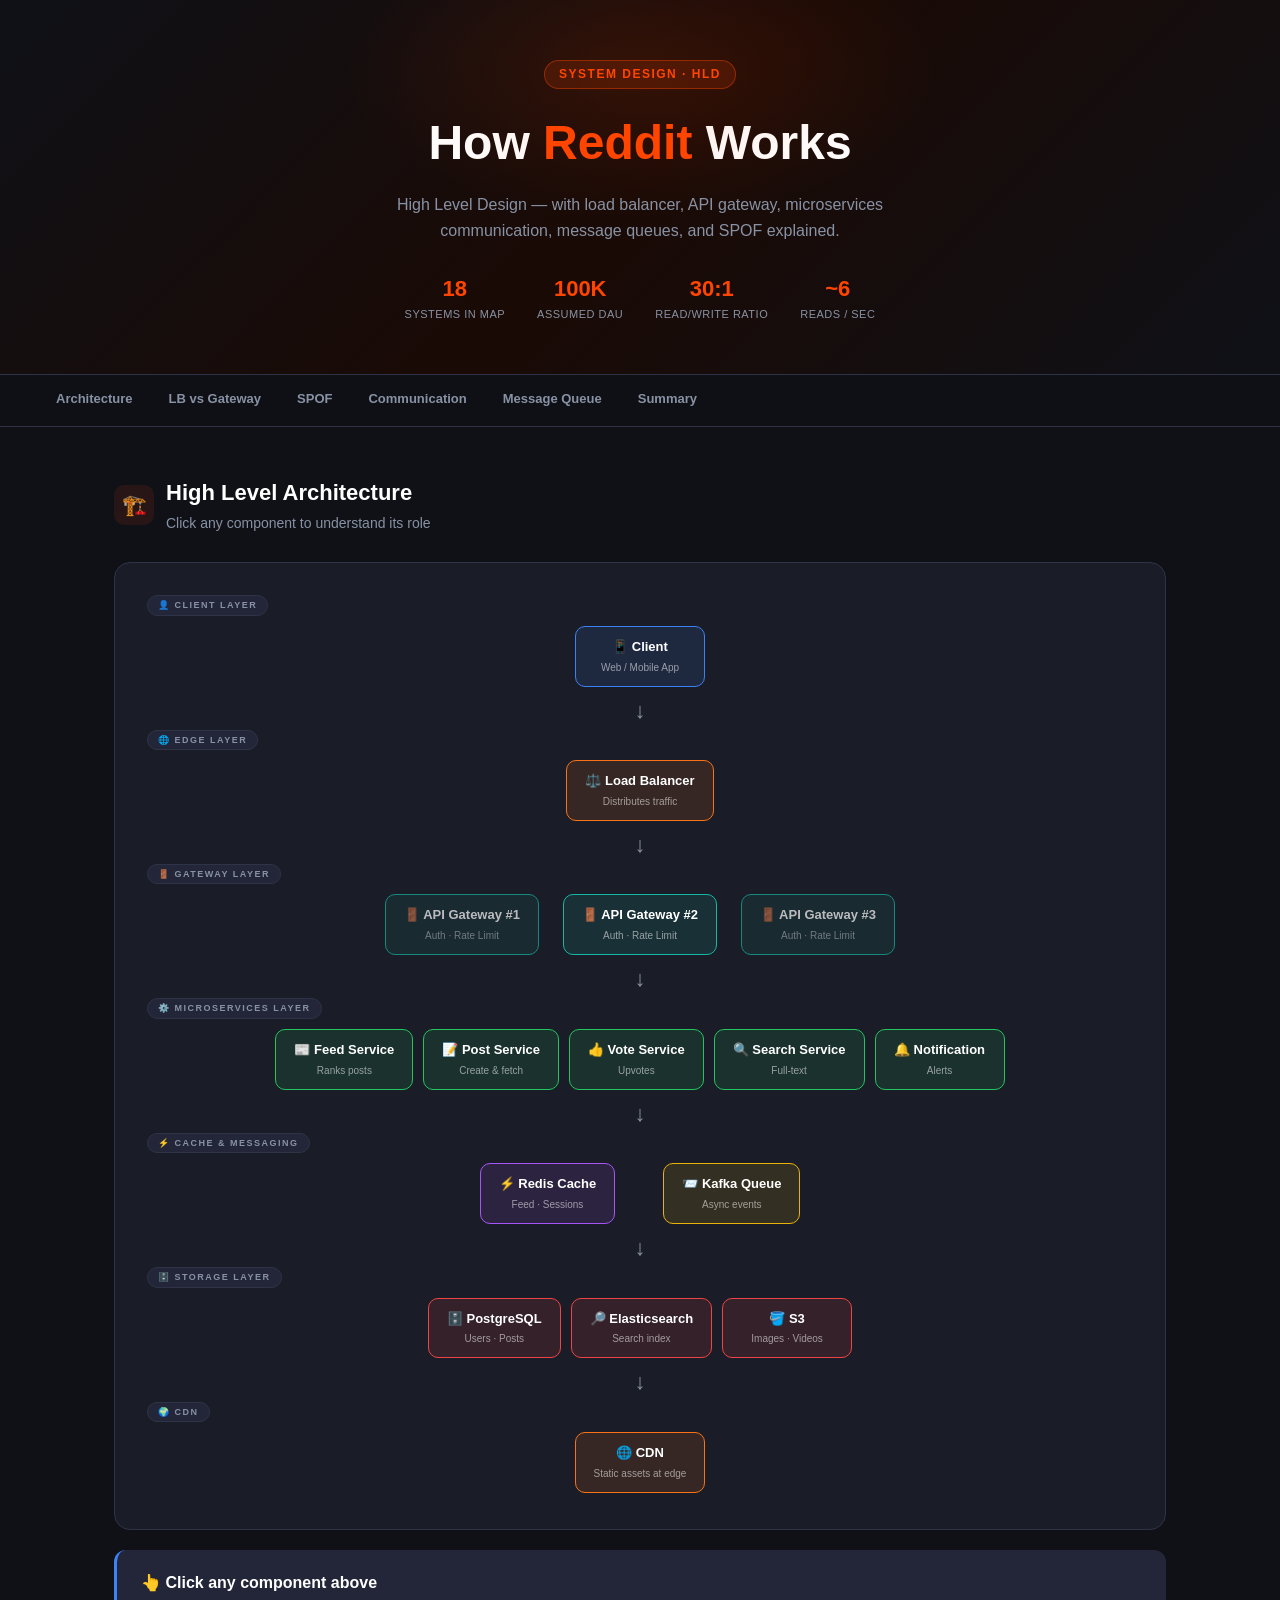
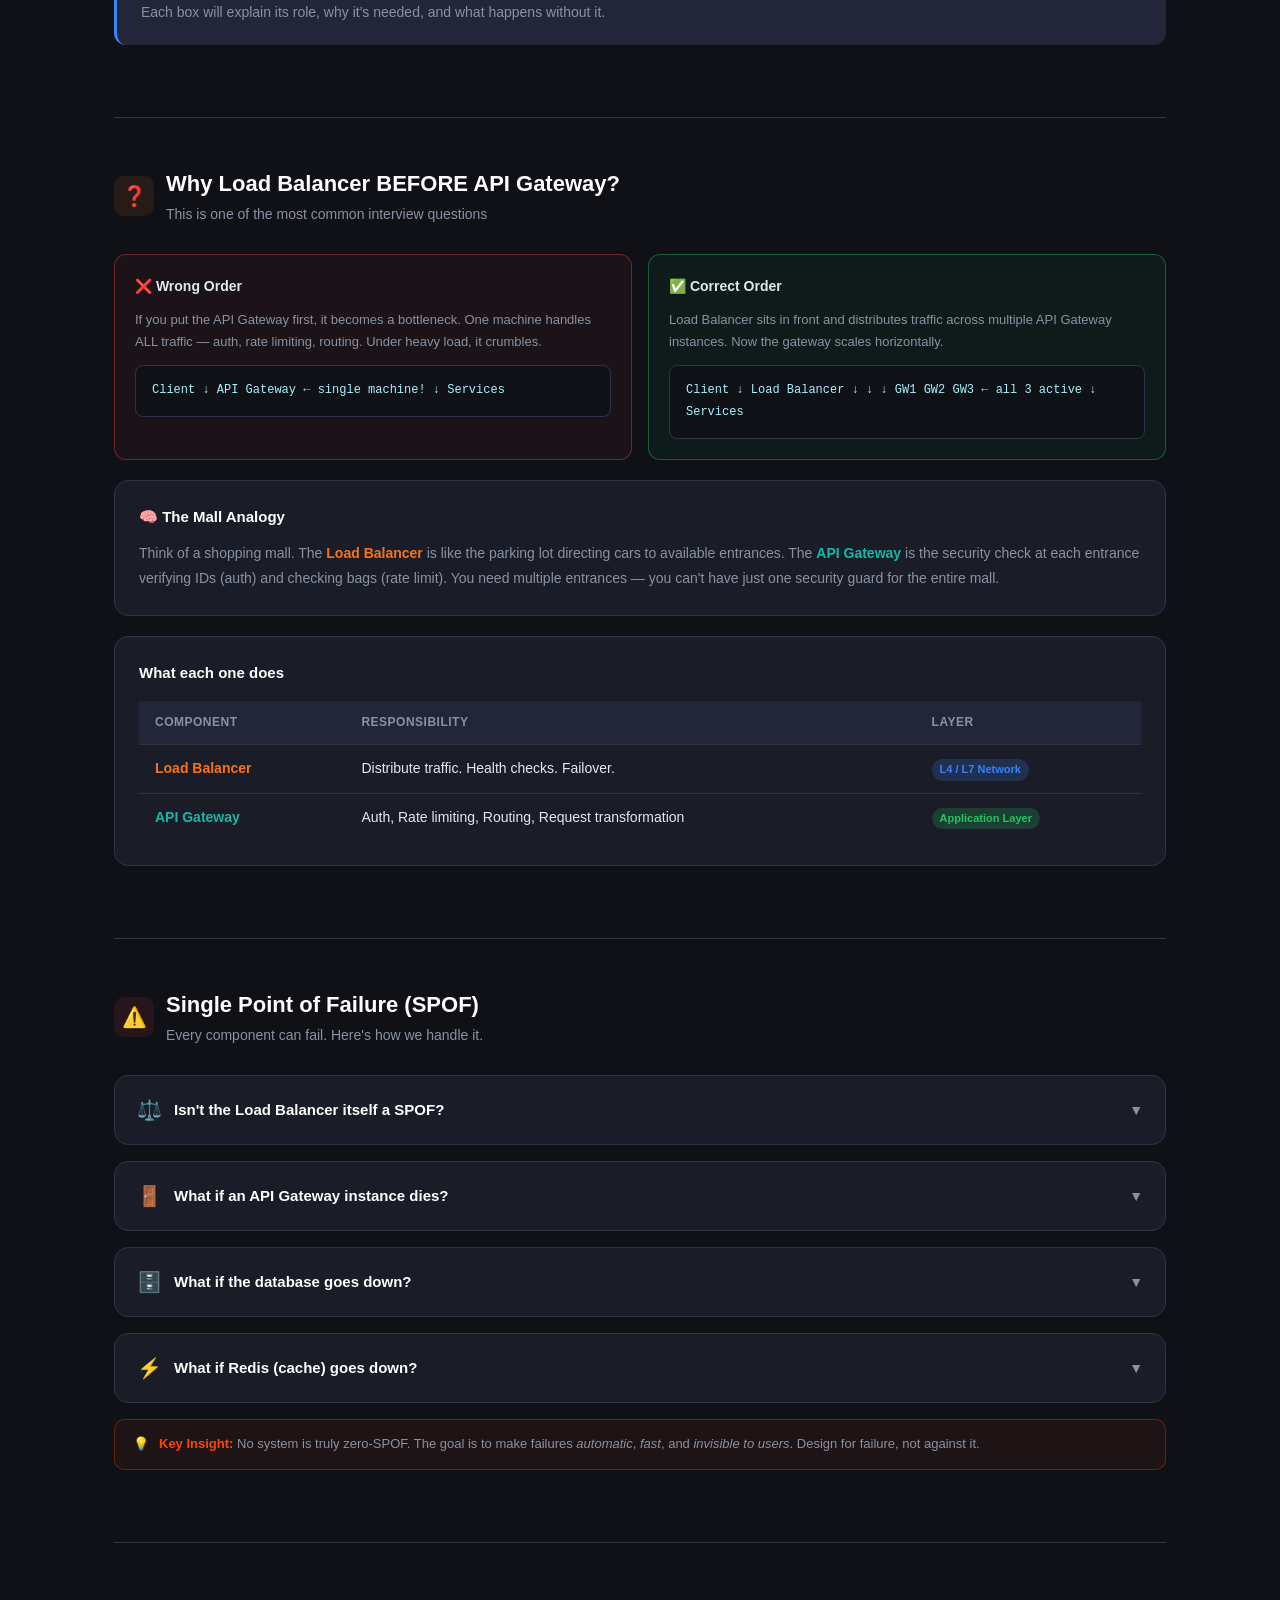
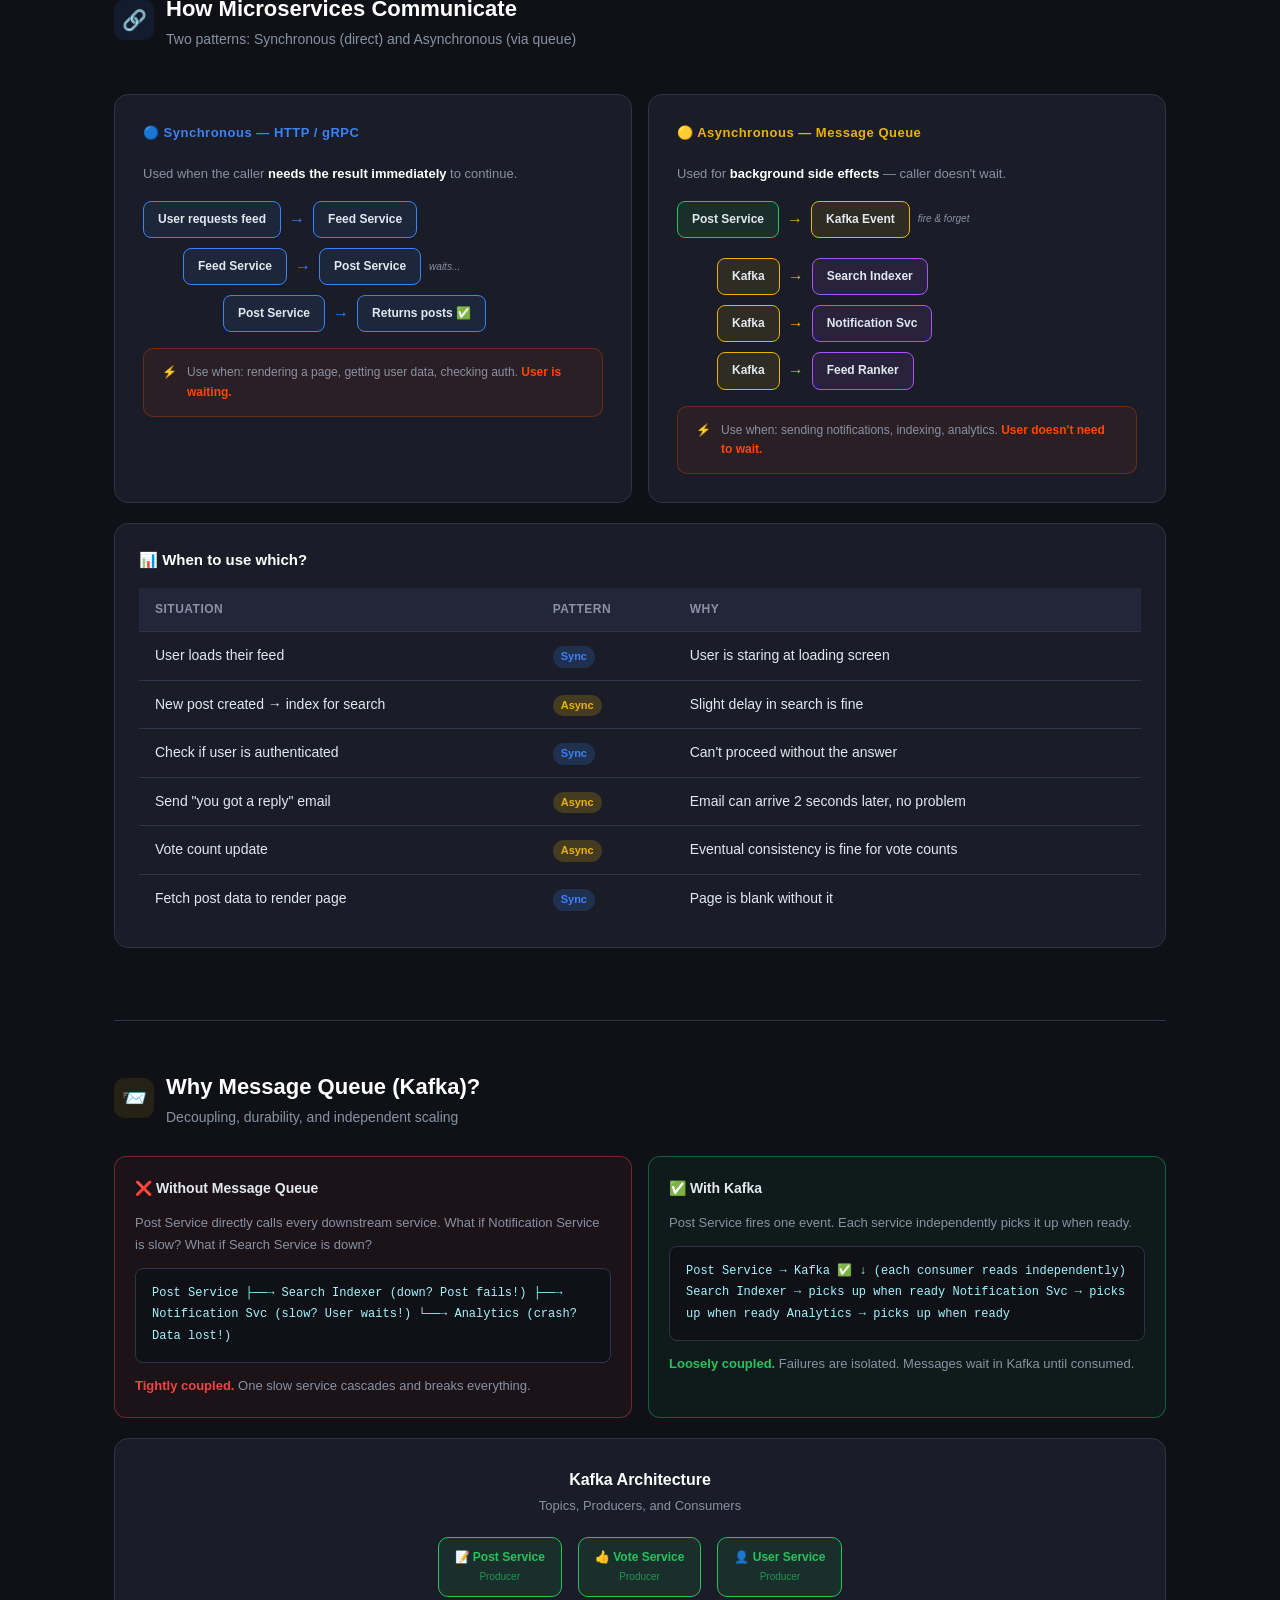
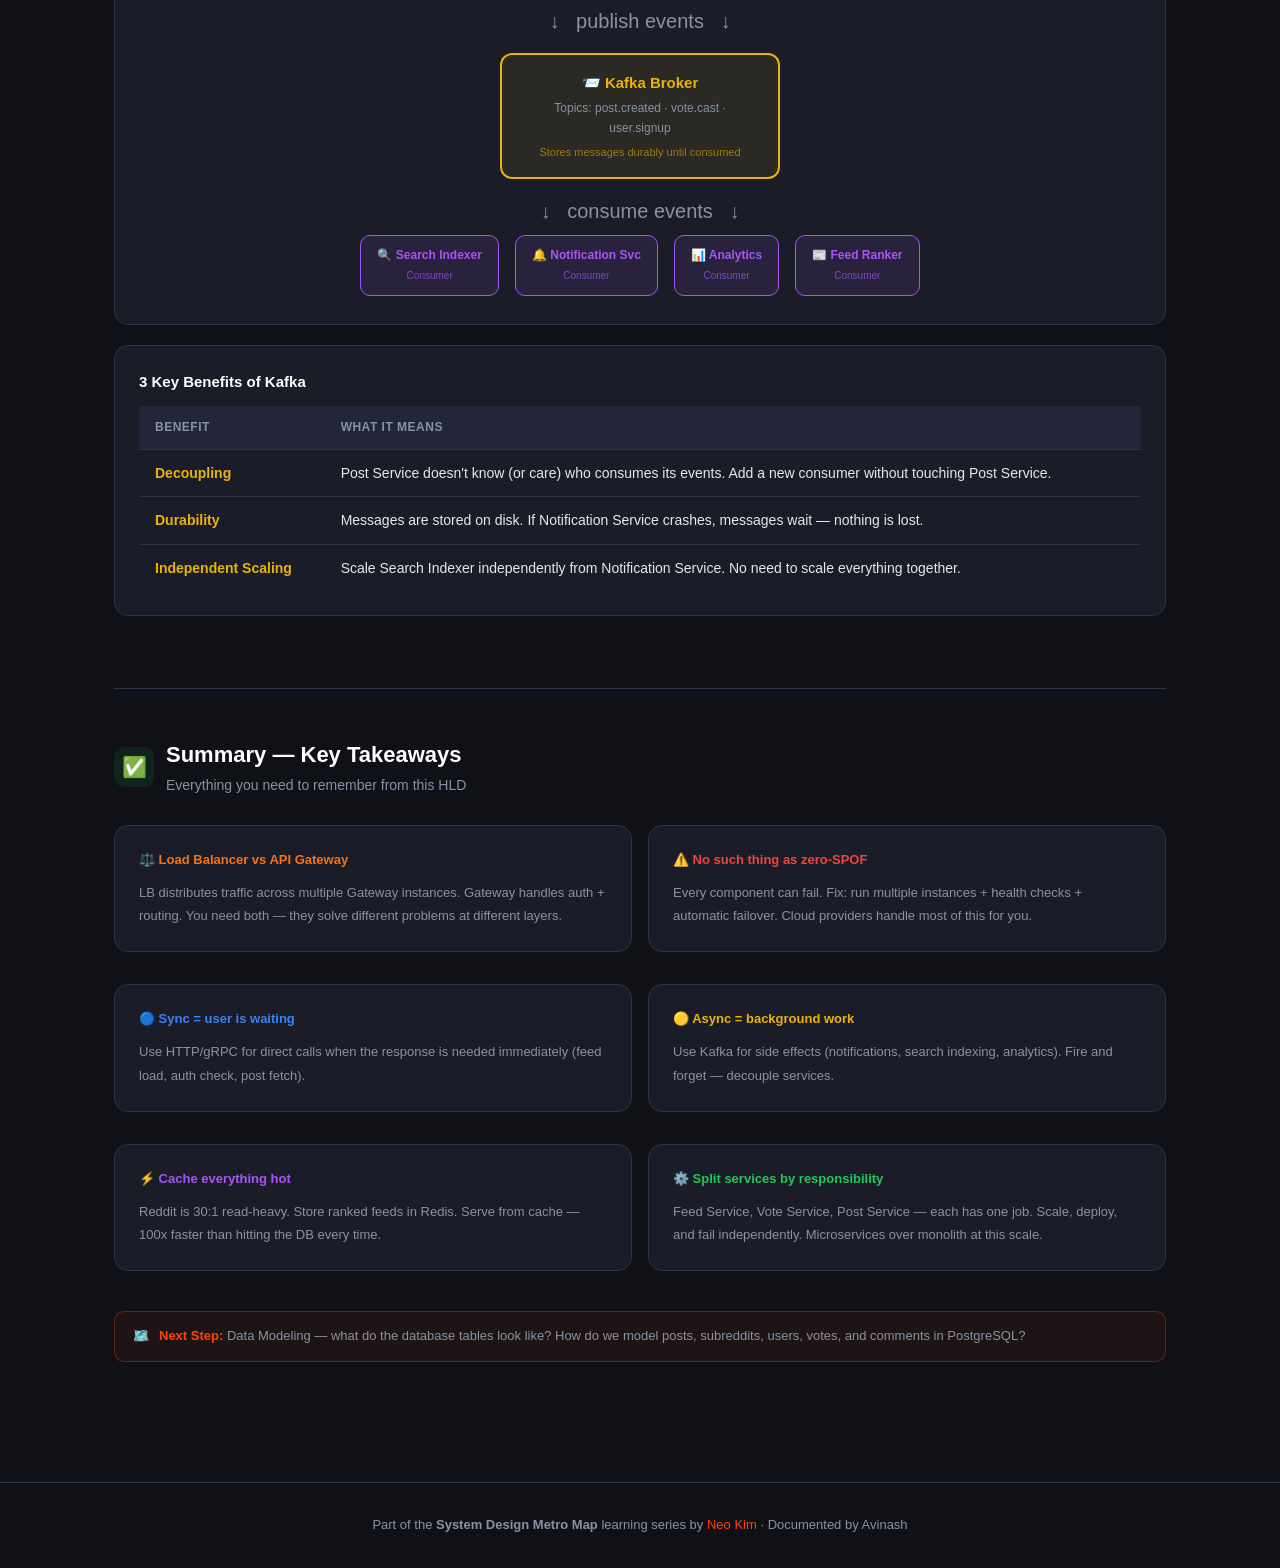
<file: reddit-hld.html>
<!DOCTYPE html>
<html lang="en">
<head>
<meta charset="UTF-8">
<meta name="viewport" content="width=device-width, initial-scale=1.0">
<title>How Reddit Works — System Design HLD</title>
<style>
  :root {
    --bg: #0f1117;
    --bg2: #1a1d27;
    --bg3: #222638;
    --border: #2e3347;
    --text: #e2e8f0;
    --muted: #8892a4;
    --accent: #ff4500;
    --blue: #3b82f6;
    --green: #22c55e;
    --purple: #a855f7;
    --yellow: #eab308;
    --teal: #14b8a6;
    --red: #ef4444;
    --orange: #f97316;
  }

  * { box-sizing: border-box; margin: 0; padding: 0; }

  body {
    background: var(--bg);
    color: var(--text);
    font-family: -apple-system, BlinkMacSystemFont, 'Segoe UI', sans-serif;
    line-height: 1.6;
  }

  /* ── HERO ── */
  .hero {
    background: linear-gradient(135deg, #0f1117 0%, #1a0a05 50%, #0f1117 100%);
    border-bottom: 1px solid var(--border);
    padding: 60px 40px 50px;
    text-align: center;
    position: relative;
    overflow: hidden;
  }
  .hero::before {
    content: '';
    position: absolute;
    top: -80px; left: 50%; transform: translateX(-50%);
    width: 600px; height: 300px;
    background: radial-gradient(ellipse, rgba(255,69,0,0.12) 0%, transparent 70%);
    pointer-events: none;
  }
  .hero-badge {
    display: inline-block;
    background: rgba(255,69,0,0.15);
    border: 1px solid rgba(255,69,0,0.4);
    color: var(--accent);
    font-size: 12px;
    font-weight: 700;
    letter-spacing: 1.5px;
    text-transform: uppercase;
    padding: 4px 14px;
    border-radius: 20px;
    margin-bottom: 16px;
  }
  .hero h1 {
    font-size: clamp(28px, 5vw, 48px);
    font-weight: 800;
    color: #fff;
    margin-bottom: 10px;
  }
  .hero h1 span { color: var(--accent); }
  .hero p {
    color: var(--muted);
    font-size: 16px;
    max-width: 560px;
    margin: 0 auto 28px;
  }
  .hero-stats {
    display: flex;
    justify-content: center;
    gap: 32px;
    flex-wrap: wrap;
  }
  .stat {
    text-align: center;
  }
  .stat-num {
    font-size: 22px;
    font-weight: 800;
    color: var(--accent);
  }
  .stat-label {
    font-size: 11px;
    color: var(--muted);
    text-transform: uppercase;
    letter-spacing: 0.5px;
  }

  /* ── NAV ── */
  .nav {
    position: sticky;
    top: 0;
    background: rgba(15,17,23,0.95);
    backdrop-filter: blur(10px);
    border-bottom: 1px solid var(--border);
    z-index: 100;
    padding: 0 40px;
    display: flex;
    gap: 4px;
    overflow-x: auto;
  }
  .nav a {
    color: var(--muted);
    text-decoration: none;
    font-size: 13px;
    font-weight: 600;
    padding: 14px 16px;
    white-space: nowrap;
    border-bottom: 2px solid transparent;
    transition: all 0.2s;
  }
  .nav a:hover { color: var(--text); border-bottom-color: var(--accent); }

  /* ── CONTAINER ── */
  .container { max-width: 1100px; margin: 0 auto; padding: 48px 24px; }

  /* ── SECTION ── */
  .section { margin-bottom: 72px; }
  .section-header {
    display: flex;
    align-items: center;
    gap: 12px;
    margin-bottom: 28px;
  }
  .section-icon {
    width: 40px; height: 40px;
    border-radius: 10px;
    display: flex; align-items: center; justify-content: center;
    font-size: 20px;
    flex-shrink: 0;
  }
  .section-title { font-size: 22px; font-weight: 800; color: #fff; }
  .section-sub { font-size: 14px; color: var(--muted); margin-top: 2px; }

  /* ── CARD ── */
  .card {
    background: var(--bg2);
    border: 1px solid var(--border);
    border-radius: 14px;
    padding: 24px;
    margin-bottom: 16px;
  }

  /* ── ARCHITECTURE DIAGRAM ── */
  .arch-diagram {
    display: flex;
    flex-direction: column;
    align-items: center;
    gap: 0;
    padding: 32px;
    background: var(--bg2);
    border: 1px solid var(--border);
    border-radius: 16px;
  }

  .arch-row {
    display: flex;
    align-items: center;
    justify-content: center;
    gap: 12px;
    width: 100%;
    margin: 4px 0;
  }

  .arch-box {
    border-radius: 10px;
    padding: 10px 18px;
    text-align: center;
    cursor: pointer;
    transition: transform 0.15s, box-shadow 0.2s;
    border: 1.5px solid;
    min-width: 130px;
  }
  .arch-box:hover {
    transform: translateY(-3px);
    box-shadow: 0 8px 24px rgba(0,0,0,0.4);
  }
  .arch-box.active { outline: 2px solid #fff; outline-offset: 3px; }
  .arch-box-title { font-size: 13px; font-weight: 700; color: #fff; }
  .arch-box-sub { font-size: 10px; color: rgba(255,255,255,0.55); margin-top: 2px; }

  .box-blue   { background: rgba(59,130,246,0.12);  border-color: #3b82f6; }
  .box-orange { background: rgba(249,115,22,0.12);  border-color: #f97316; }
  .box-teal   { background: rgba(20,184,166,0.12);  border-color: #14b8a6; }
  .box-green  { background: rgba(34,197,94,0.12);   border-color: #22c55e; }
  .box-purple { background: rgba(168,85,247,0.12);  border-color: #a855f7; }
  .box-yellow { background: rgba(234,179,8,0.12);   border-color: #eab308; }
  .box-red    { background: rgba(239,68,68,0.12);   border-color: #ef4444; }

  .arch-arrow {
    font-size: 22px;
    color: var(--muted);
    margin: 2px 0;
    user-select: none;
  }
  .arch-arrow-h { font-size: 16px; color: var(--muted); }

  .layer-tag {
    font-size: 9px;
    font-weight: 700;
    letter-spacing: 1.5px;
    text-transform: uppercase;
    color: var(--muted);
    background: var(--bg3);
    border: 1px solid var(--border);
    padding: 2px 10px;
    border-radius: 20px;
    margin-bottom: 6px;
    align-self: flex-start;
    margin-left: 0;
  }

  /* info card below diagram */
  .component-info {
    margin-top: 20px;
    background: var(--bg3);
    border-radius: 12px;
    padding: 20px 24px;
    border-left: 3px solid var(--blue);
    transition: border-color 0.3s;
    min-height: 80px;
  }
  .component-info h3 { font-size: 16px; font-weight: 700; color: #fff; margin-bottom: 6px; }
  .component-info p  { font-size: 14px; color: var(--muted); line-height: 1.7; }
  .tag {
    display: inline-block;
    font-size: 10px;
    font-weight: 700;
    letter-spacing: 0.5px;
    text-transform: uppercase;
    padding: 2px 8px;
    border-radius: 20px;
    margin-right: 8px;
    margin-bottom: 8px;
  }
  .tag-why    { background: rgba(59,130,246,0.2);  color: #3b82f6; }
  .tag-how    { background: rgba(34,197,94,0.2);   color: #22c55e; }
  .tag-spof   { background: rgba(239,68,68,0.2);   color: #ef4444; }

  /* ── Q&A SECTION ── */
  .qa-grid { display: grid; grid-template-columns: 1fr; gap: 16px; }

  .qa-card {
    background: var(--bg2);
    border: 1px solid var(--border);
    border-radius: 14px;
    overflow: hidden;
  }
  .qa-question {
    padding: 18px 22px;
    font-weight: 700;
    font-size: 15px;
    color: #fff;
    cursor: pointer;
    display: flex;
    align-items: center;
    justify-content: space-between;
    gap: 12px;
    user-select: none;
    transition: background 0.2s;
  }
  .qa-question:hover { background: var(--bg3); }
  .qa-question-text { display: flex; align-items: center; gap: 12px; }
  .qa-icon { font-size: 20px; }
  .qa-chevron { color: var(--muted); font-size: 14px; transition: transform 0.3s; flex-shrink: 0; }
  .qa-card.open .qa-chevron { transform: rotate(180deg); }
  .qa-answer {
    display: none;
    padding: 0 22px 22px;
    border-top: 1px solid var(--border);
  }
  .qa-card.open .qa-answer { display: block; padding-top: 18px; }

  /* ── FLOW DIAGRAM (sync/async) ── */
  .flow-diagram {
    background: var(--bg2);
    border: 1px solid var(--border);
    border-radius: 14px;
    padding: 28px;
    margin-top: 16px;
  }
  .flow-title {
    font-size: 13px;
    font-weight: 700;
    letter-spacing: 0.5px;
    margin-bottom: 20px;
    display: flex;
    align-items: center;
    gap: 8px;
  }
  .flow-row {
    display: flex;
    align-items: center;
    gap: 0;
    margin-bottom: 10px;
    flex-wrap: wrap;
  }
  .flow-node {
    background: var(--bg3);
    border: 1.5px solid var(--border);
    border-radius: 8px;
    padding: 8px 14px;
    font-size: 12px;
    font-weight: 600;
    color: var(--text);
    white-space: nowrap;
  }
  .flow-node.highlight-green { border-color: var(--green);  background: rgba(34,197,94,0.1); }
  .flow-node.highlight-blue  { border-color: var(--blue);   background: rgba(59,130,246,0.1); }
  .flow-node.highlight-purple{ border-color: var(--purple); background: rgba(168,85,247,0.1); }
  .flow-node.highlight-yellow{ border-color: var(--yellow); background: rgba(234,179,8,0.1); }
  .flow-node.highlight-red   { border-color: var(--red);    background: rgba(239,68,68,0.1); }

  .flow-arrow-line {
    height: 2px;
    width: 32px;
    flex-shrink: 0;
    position: relative;
    display: flex;
    align-items: center;
    justify-content: center;
  }
  .flow-arrow-line::after {
    content: '→';
    font-size: 16px;
    color: var(--muted);
    position: absolute;
  }
  .flow-arrow-line.sync::after  { color: var(--blue); }
  .flow-arrow-line.async::after { color: var(--yellow); }

  .flow-label {
    font-size: 10px;
    color: var(--muted);
    margin-left: 8px;
    font-style: italic;
  }

  /* ── SPOF section ── */
  .spof-grid {
    display: grid;
    grid-template-columns: 1fr 1fr;
    gap: 16px;
  }
  @media(max-width: 640px) { .spof-grid { grid-template-columns: 1fr; } }

  .spof-card {
    background: var(--bg2);
    border-radius: 12px;
    padding: 20px;
    border: 1px solid var(--border);
  }
  .spof-card.bad  { border-color: rgba(239,68,68,0.4);  background: rgba(239,68,68,0.05); }
  .spof-card.good { border-color: rgba(34,197,94,0.4);  background: rgba(34,197,94,0.05); }
  .spof-card h4 { font-size: 14px; font-weight: 700; margin-bottom: 12px; display: flex; align-items: center; gap: 8px; }
  .spof-card p  { font-size: 13px; color: var(--muted); line-height: 1.7; }

  .ascii-block {
    background: var(--bg);
    border: 1px solid var(--border);
    border-radius: 8px;
    padding: 14px 16px;
    font-family: 'Courier New', monospace;
    font-size: 12px;
    color: #a5f3fc;
    margin-top: 12px;
    line-height: 1.8;
    overflow-x: auto;
  }

  /* ── KAFKA SECTION ── */
  .kafka-flow {
    background: var(--bg2);
    border: 1px solid var(--border);
    border-radius: 14px;
    padding: 28px;
  }

  .kafka-broker {
    background: rgba(234,179,8,0.08);
    border: 2px solid var(--yellow);
    border-radius: 12px;
    padding: 16px 24px;
    text-align: center;
    margin: 16px auto;
    max-width: 280px;
  }
  .kafka-broker h4 { color: var(--yellow); font-size: 15px; font-weight: 800; }
  .kafka-broker p  { color: var(--muted);  font-size: 12px; margin-top: 4px; }

  .kafka-row {
    display: flex;
    justify-content: center;
    gap: 16px;
    flex-wrap: wrap;
  }

  .kafka-producer {
    background: rgba(34,197,94,0.1);
    border: 1.5px solid var(--green);
    border-radius: 10px;
    padding: 10px 16px;
    text-align: center;
    font-size: 12px;
    font-weight: 700;
    color: var(--green);
  }
  .kafka-consumer {
    background: rgba(168,85,247,0.1);
    border: 1.5px solid var(--purple);
    border-radius: 10px;
    padding: 10px 16px;
    text-align: center;
    font-size: 12px;
    font-weight: 700;
    color: var(--purple);
  }

  .kafka-arrow-down {
    text-align: center;
    font-size: 20px;
    color: var(--muted);
    margin: 8px 0;
  }

  /* ── COMPARISON TABLE ── */
  .compare-table {
    width: 100%;
    border-collapse: collapse;
    font-size: 14px;
  }
  .compare-table th {
    background: var(--bg3);
    padding: 12px 16px;
    text-align: left;
    font-size: 12px;
    text-transform: uppercase;
    letter-spacing: 0.5px;
    color: var(--muted);
    border-bottom: 1px solid var(--border);
  }
  .compare-table td {
    padding: 12px 16px;
    border-bottom: 1px solid var(--border);
    color: var(--text);
    vertical-align: top;
  }
  .compare-table tr:last-child td { border-bottom: none; }
  .compare-table tr:hover td { background: var(--bg3); }
  .pill {
    display: inline-block;
    font-size: 11px;
    font-weight: 700;
    padding: 2px 8px;
    border-radius: 20px;
  }
  .pill-blue   { background: rgba(59,130,246,0.2);  color: #3b82f6; }
  .pill-yellow { background: rgba(234,179,8,0.2);   color: #eab308; }
  .pill-green  { background: rgba(34,197,94,0.2);   color: #22c55e; }
  .pill-red    { background: rgba(239,68,68,0.2);   color: #ef4444; }

  /* ── FOOTER ── */
  .footer {
    border-top: 1px solid var(--border);
    padding: 32px 40px;
    text-align: center;
    color: var(--muted);
    font-size: 13px;
  }
  .footer a { color: var(--accent); text-decoration: none; }

  /* ── UTILS ── */
  .divider { height: 1px; background: var(--border); margin: 48px 0; }
  .highlight { color: var(--accent); font-weight: 700; }
  .text-muted { color: var(--muted); }
  .mt-12 { margin-top: 12px; }
  .mt-20 { margin-top: 20px; }

  .tip-box {
    background: rgba(255,69,0,0.07);
    border: 1px solid rgba(255,69,0,0.3);
    border-radius: 10px;
    padding: 14px 18px;
    font-size: 13px;
    color: var(--muted);
    margin-top: 16px;
    display: flex;
    gap: 10px;
    align-items: flex-start;
  }
  .tip-box strong { color: var(--accent); }
</style>
</head>
<body>

<!-- HERO -->
<div class="hero">
  <div class="hero-badge">System Design · HLD</div>
  <h1>How <span>Reddit</span> Works</h1>
  <p>High Level Design — with load balancer, API gateway, microservices communication, message queues, and SPOF explained.</p>
  <div class="hero-stats">
    <div class="stat"><div class="stat-num">18</div><div class="stat-label">Systems in Map</div></div>
    <div class="stat"><div class="stat-num">100K</div><div class="stat-label">Assumed DAU</div></div>
    <div class="stat"><div class="stat-num">30:1</div><div class="stat-label">Read/Write Ratio</div></div>
    <div class="stat"><div class="stat-num">~6</div><div class="stat-label">Reads / sec</div></div>
  </div>
</div>

<!-- NAV -->
<nav class="nav">
  <a href="#architecture">Architecture</a>
  <a href="#lb-vs-gateway">LB vs Gateway</a>
  <a href="#spof">SPOF</a>
  <a href="#communication">Communication</a>
  <a href="#kafka">Message Queue</a>
  <a href="#summary">Summary</a>
</nav>

<div class="container">

  <!-- ── SECTION 1: Architecture ── -->
  <div class="section" id="architecture">
    <div class="section-header">
      <div class="section-icon" style="background:rgba(255,69,0,0.1);">🏗️</div>
      <div>
        <div class="section-title">High Level Architecture</div>
        <div class="section-sub">Click any component to understand its role</div>
      </div>
    </div>

    <div class="arch-diagram">

      <div class="layer-tag">👤 Client Layer</div>
      <div class="arch-row">
        <div class="arch-box box-blue" onclick="showInfo('client')">
          <div class="arch-box-title">📱 Client</div>
          <div class="arch-box-sub">Web / Mobile App</div>
        </div>
      </div>

      <div class="arch-arrow">↓</div>

      <div class="layer-tag">🌐 Edge Layer</div>
      <div class="arch-row">
        <div class="arch-box box-orange" onclick="showInfo('lb')">
          <div class="arch-box-title">⚖️ Load Balancer</div>
          <div class="arch-box-sub">Distributes traffic</div>
        </div>
      </div>

      <div class="arch-arrow">↓</div>

      <div class="layer-tag">🚪 Gateway Layer</div>
      <div class="arch-row">
        <div class="arch-box box-teal" onclick="showInfo('gw1')" style="opacity:0.7;">
          <div class="arch-box-title">🚪 API Gateway #1</div>
          <div class="arch-box-sub">Auth · Rate Limit</div>
        </div>
        <div class="arch-arrow-h">  </div>
        <div class="arch-box box-teal" onclick="showInfo('gw2')">
          <div class="arch-box-title">🚪 API Gateway #2</div>
          <div class="arch-box-sub">Auth · Rate Limit</div>
        </div>
        <div class="arch-arrow-h">  </div>
        <div class="arch-box box-teal" onclick="showInfo('gw3')" style="opacity:0.7;">
          <div class="arch-box-title">🚪 API Gateway #3</div>
          <div class="arch-box-sub">Auth · Rate Limit</div>
        </div>
      </div>

      <div class="arch-arrow">↓</div>

      <div class="layer-tag">⚙️ Microservices Layer</div>
      <div class="arch-row" style="flex-wrap:wrap; gap:10px;">
        <div class="arch-box box-green" onclick="showInfo('feed')">
          <div class="arch-box-title">📰 Feed Service</div>
          <div class="arch-box-sub">Ranks posts</div>
        </div>
        <div class="arch-box box-green" onclick="showInfo('post')">
          <div class="arch-box-title">📝 Post Service</div>
          <div class="arch-box-sub">Create & fetch</div>
        </div>
        <div class="arch-box box-green" onclick="showInfo('vote')">
          <div class="arch-box-title">👍 Vote Service</div>
          <div class="arch-box-sub">Upvotes</div>
        </div>
        <div class="arch-box box-green" onclick="showInfo('search')">
          <div class="arch-box-title">🔍 Search Service</div>
          <div class="arch-box-sub">Full-text</div>
        </div>
        <div class="arch-box box-green" onclick="showInfo('notif')">
          <div class="arch-box-title">🔔 Notification</div>
          <div class="arch-box-sub">Alerts</div>
        </div>
      </div>

      <div class="arch-arrow">↓</div>

      <div class="layer-tag">⚡ Cache & Messaging</div>
      <div class="arch-row">
        <div class="arch-box box-purple" onclick="showInfo('redis')">
          <div class="arch-box-title">⚡ Redis Cache</div>
          <div class="arch-box-sub">Feed · Sessions</div>
        </div>
        <div style="width:24px"></div>
        <div class="arch-box box-yellow" onclick="showInfo('kafka')">
          <div class="arch-box-title">📨 Kafka Queue</div>
          <div class="arch-box-sub">Async events</div>
        </div>
      </div>

      <div class="arch-arrow">↓</div>

      <div class="layer-tag">🗄️ Storage Layer</div>
      <div class="arch-row" style="flex-wrap:wrap; gap:10px;">
        <div class="arch-box box-red" onclick="showInfo('postgres')">
          <div class="arch-box-title">🗄️ PostgreSQL</div>
          <div class="arch-box-sub">Users · Posts</div>
        </div>
        <div class="arch-box box-red" onclick="showInfo('elastic')">
          <div class="arch-box-title">🔎 Elasticsearch</div>
          <div class="arch-box-sub">Search index</div>
        </div>
        <div class="arch-box box-red" onclick="showInfo('s3')">
          <div class="arch-box-title">🪣 S3</div>
          <div class="arch-box-sub">Images · Videos</div>
        </div>
      </div>

      <div class="arch-arrow">↓</div>

      <div class="layer-tag">🌍 CDN</div>
      <div class="arch-row">
        <div class="arch-box box-orange" onclick="showInfo('cdn')">
          <div class="arch-box-title">🌐 CDN</div>
          <div class="arch-box-sub">Static assets at edge</div>
        </div>
      </div>

    </div>

    <div class="component-info" id="comp-info">
      <h3>👆 Click any component above</h3>
      <p>Each box will explain its role, why it's needed, and what happens without it.</p>
    </div>
  </div>

  <div class="divider"></div>

  <!-- ── SECTION 2: LB vs Gateway ── -->
  <div class="section" id="lb-vs-gateway">
    <div class="section-header">
      <div class="section-icon" style="background:rgba(249,115,22,0.1);">❓</div>
      <div>
        <div class="section-title">Why Load Balancer BEFORE API Gateway?</div>
        <div class="section-sub">This is one of the most common interview questions</div>
      </div>
    </div>

    <div class="spof-grid">
      <div class="spof-card bad">
        <h4>❌ Wrong Order</h4>
        <p>If you put the API Gateway first, it becomes a bottleneck. One machine handles ALL traffic — auth, rate limiting, routing. Under heavy load, it crumbles.</p>
        <div class="ascii-block">
Client
  ↓
API Gateway ← single machine!
  ↓
Services
        </div>
      </div>
      <div class="spof-card good">
        <h4>✅ Correct Order</h4>
        <p>Load Balancer sits in front and distributes traffic across multiple API Gateway instances. Now the gateway scales horizontally.</p>
        <div class="ascii-block">
Client
  ↓
Load Balancer
  ↓ ↓ ↓
GW1 GW2 GW3  ← all 3 active
  ↓
Services
        </div>
      </div>
    </div>

    <div class="card mt-20">
      <h3 style="font-size:15px; font-weight:700; margin-bottom:12px; color:#fff;">🧠 The Mall Analogy</h3>
      <p style="color:var(--muted); font-size:14px; line-height:1.8;">
        Think of a shopping mall. The <strong style="color:#f97316;">Load Balancer</strong> is like the parking lot directing cars to available entrances. The <strong style="color:#14b8a6;">API Gateway</strong> is the security check at each entrance verifying IDs (auth) and checking bags (rate limit). You need multiple entrances — you can't have just one security guard for the entire mall.
      </p>
    </div>

    <div class="card mt-20">
      <h3 style="font-size:15px; font-weight:700; margin-bottom:16px; color:#fff;">What each one does</h3>
      <table class="compare-table">
        <thead>
          <tr>
            <th>Component</th>
            <th>Responsibility</th>
            <th>Layer</th>
          </tr>
        </thead>
        <tbody>
          <tr>
            <td><strong style="color:#f97316;">Load Balancer</strong></td>
            <td>Distribute traffic. Health checks. Failover.</td>
            <td><span class="pill pill-blue">L4 / L7 Network</span></td>
          </tr>
          <tr>
            <td><strong style="color:#14b8a6;">API Gateway</strong></td>
            <td>Auth, Rate limiting, Routing, Request transformation</td>
            <td><span class="pill pill-green">Application Layer</span></td>
          </tr>
        </tbody>
      </table>
    </div>
  </div>

  <div class="divider"></div>

  <!-- ── SECTION 3: SPOF ── -->
  <div class="section" id="spof">
    <div class="section-header">
      <div class="section-icon" style="background:rgba(239,68,68,0.1);">⚠️</div>
      <div>
        <div class="section-title">Single Point of Failure (SPOF)</div>
        <div class="section-sub">Every component can fail. Here's how we handle it.</div>
      </div>
    </div>

    <div class="qa-grid">

      <div class="qa-card">
        <div class="qa-question" onclick="toggleQA(this)">
          <div class="qa-question-text">
            <span class="qa-icon">⚖️</span>
            <span>Isn't the Load Balancer itself a SPOF?</span>
          </div>
          <span class="qa-chevron">▼</span>
        </div>
        <div class="qa-answer">
          <p style="color:var(--muted); font-size:14px; line-height:1.8;">Yes — if you have only one. The fix is running <strong style="color:#fff;">two Load Balancers in Active-Passive mode</strong>.</p>
          <div class="ascii-block">
LB Primary (active)  ←── handles all traffic
LB Secondary (standby) ←── takes over if primary dies

DNS failover switches to secondary in ~30 seconds
          </div>
          <p style="color:var(--muted); font-size:14px; line-height:1.8; margin-top:12px;">Cloud providers (AWS ALB, GCP Load Balancer) handle this automatically — they run redundant LBs under the hood. You never manage this manually.</p>
        </div>
      </div>

      <div class="qa-card">
        <div class="qa-question" onclick="toggleQA(this)">
          <div class="qa-question-text">
            <span class="qa-icon">🚪</span>
            <span>What if an API Gateway instance dies?</span>
          </div>
          <span class="qa-chevron">▼</span>
        </div>
        <div class="qa-answer">
          <p style="color:var(--muted); font-size:14px; line-height:1.8;">The Load Balancer runs <strong style="color:#fff;">health checks every 5–10 seconds</strong>. If a Gateway stops responding:</p>
          <div class="ascii-block">
LB pings → GW2 no response ❌
LB marks GW2 as unhealthy
LB stops sending traffic to GW2
Traffic now splits between GW1 and GW3 ✅
          </div>
          <p style="color:var(--muted); font-size:14px; line-height:1.8; margin-top:12px;">This is called <strong style="color:#fff;">automatic failover</strong>. Users experience zero downtime.</p>
        </div>
      </div>

      <div class="qa-card">
        <div class="qa-question" onclick="toggleQA(this)">
          <div class="qa-question-text">
            <span class="qa-icon">🗄️</span>
            <span>What if the database goes down?</span>
          </div>
          <span class="qa-chevron">▼</span>
        </div>
        <div class="qa-answer">
          <p style="color:var(--muted); font-size:14px; line-height:1.8;">Databases use <strong style="color:#fff;">Primary-Replica replication</strong>:</p>
          <div class="ascii-block">
PostgreSQL Primary  ── writes go here
       ↓ (replication)
PostgreSQL Replica 1  ── reads can go here
PostgreSQL Replica 2  ── failover if primary dies
          </div>
          <p style="color:var(--muted); font-size:14px; line-height:1.8; margin-top:12px;">If Primary dies → Replica is promoted to Primary automatically (using tools like Patroni or AWS RDS Multi-AZ).</p>
        </div>
      </div>

      <div class="qa-card">
        <div class="qa-question" onclick="toggleQA(this)">
          <div class="qa-question-text">
            <span class="qa-icon">⚡</span>
            <span>What if Redis (cache) goes down?</span>
          </div>
          <span class="qa-chevron">▼</span>
        </div>
        <div class="qa-answer">
          <p style="color:var(--muted); font-size:14px; line-height:1.8;">Redis runs in <strong style="color:#fff;">cluster mode with replication</strong>. If cache goes down, services fall back to the database directly — slower, but still working. This is called a <strong style="color:#fff;">cache miss</strong>.</p>
          <div class="ascii-block">
Feed Service → Redis (cache miss!) → PostgreSQL
                                    ← returns data
             → repopulate Redis
          </div>
          <p style="color:var(--muted); font-size:14px; line-height:1.8; margin-top:12px;">⚠️ This is called a <strong style="color:#fff;">cache stampede</strong> if many users hit at once. Mitigation: use a lock or probabilistic early expiration.</p>
        </div>
      </div>

    </div>

    <div class="tip-box">
      <span>💡</span>
      <div><strong>Key Insight:</strong> No system is truly zero-SPOF. The goal is to make failures <em>automatic</em>, <em>fast</em>, and <em>invisible to users</em>. Design for failure, not against it.</div>
    </div>
  </div>

  <div class="divider"></div>

  <!-- ── SECTION 4: Communication ── -->
  <div class="section" id="communication">
    <div class="section-header">
      <div class="section-icon" style="background:rgba(59,130,246,0.1);">🔗</div>
      <div>
        <div class="section-title">How Microservices Communicate</div>
        <div class="section-sub">Two patterns: Synchronous (direct) and Asynchronous (via queue)</div>
      </div>
    </div>

    <div class="spof-grid">
      <div class="flow-diagram">
        <div class="flow-title" style="color:var(--blue);">🔵 Synchronous — HTTP / gRPC</div>
        <p style="font-size:13px; color:var(--muted); margin-bottom:16px;">Used when the caller <strong style="color:#fff;">needs the result immediately</strong> to continue.</p>
        <div class="flow-row">
          <div class="flow-node highlight-blue">User requests feed</div>
          <div class="flow-arrow-line sync"></div>
          <div class="flow-node highlight-blue">Feed Service</div>
        </div>
        <div class="flow-row" style="margin-left:40px;">
          <div class="flow-node highlight-blue">Feed Service</div>
          <div class="flow-arrow-line sync"></div>
          <div class="flow-node highlight-blue">Post Service</div>
          <div class="flow-label">waits...</div>
        </div>
        <div class="flow-row" style="margin-left:80px;">
          <div class="flow-node highlight-blue">Post Service</div>
          <div class="flow-arrow-line sync"></div>
          <div class="flow-node highlight-blue">Returns posts ✅</div>
        </div>
        <div class="tip-box mt-12" style="font-size:12px;">
          <span>⚡</span>
          <div>Use when: rendering a page, getting user data, checking auth. <strong>User is waiting.</strong></div>
        </div>
      </div>

      <div class="flow-diagram">
        <div class="flow-title" style="color:var(--yellow);">🟡 Asynchronous — Message Queue</div>
        <p style="font-size:13px; color:var(--muted); margin-bottom:16px;">Used for <strong style="color:#fff;">background side effects</strong> — caller doesn't wait.</p>
        <div class="flow-row">
          <div class="flow-node highlight-green">Post Service</div>
          <div class="flow-arrow-line async"></div>
          <div class="flow-node highlight-yellow">Kafka Event</div>
          <div class="flow-label">fire &amp; forget</div>
        </div>
        <div style="height:10px"></div>
        <div class="flow-row" style="margin-left:40px;">
          <div class="flow-node highlight-yellow">Kafka</div>
          <div class="flow-arrow-line async"></div>
          <div class="flow-node highlight-purple">Search Indexer</div>
        </div>
        <div class="flow-row" style="margin-left:40px;">
          <div class="flow-node highlight-yellow">Kafka</div>
          <div class="flow-arrow-line async"></div>
          <div class="flow-node highlight-purple">Notification Svc</div>
        </div>
        <div class="flow-row" style="margin-left:40px;">
          <div class="flow-node highlight-yellow">Kafka</div>
          <div class="flow-arrow-line async"></div>
          <div class="flow-node highlight-purple">Feed Ranker</div>
        </div>
        <div class="tip-box mt-12" style="font-size:12px;">
          <span>⚡</span>
          <div>Use when: sending notifications, indexing, analytics. <strong>User doesn't need to wait.</strong></div>
        </div>
      </div>
    </div>

    <div class="card mt-20">
      <h3 style="font-size:15px; font-weight:700; margin-bottom:16px; color:#fff;">📊 When to use which?</h3>
      <table class="compare-table">
        <thead>
          <tr><th>Situation</th><th>Pattern</th><th>Why</th></tr>
        </thead>
        <tbody>
          <tr>
            <td>User loads their feed</td>
            <td><span class="pill pill-blue">Sync</span></td>
            <td>User is staring at loading screen</td>
          </tr>
          <tr>
            <td>New post created → index for search</td>
            <td><span class="pill pill-yellow">Async</span></td>
            <td>Slight delay in search is fine</td>
          </tr>
          <tr>
            <td>Check if user is authenticated</td>
            <td><span class="pill pill-blue">Sync</span></td>
            <td>Can't proceed without the answer</td>
          </tr>
          <tr>
            <td>Send "you got a reply" email</td>
            <td><span class="pill pill-yellow">Async</span></td>
            <td>Email can arrive 2 seconds later, no problem</td>
          </tr>
          <tr>
            <td>Vote count update</td>
            <td><span class="pill pill-yellow">Async</span></td>
            <td>Eventual consistency is fine for vote counts</td>
          </tr>
          <tr>
            <td>Fetch post data to render page</td>
            <td><span class="pill pill-blue">Sync</span></td>
            <td>Page is blank without it</td>
          </tr>
        </tbody>
      </table>
    </div>
  </div>

  <div class="divider"></div>

  <!-- ── SECTION 5: Kafka ── -->
  <div class="section" id="kafka">
    <div class="section-header">
      <div class="section-icon" style="background:rgba(234,179,8,0.1);">📨</div>
      <div>
        <div class="section-title">Why Message Queue (Kafka)?</div>
        <div class="section-sub">Decoupling, durability, and independent scaling</div>
      </div>
    </div>

    <div class="spof-grid">
      <div class="spof-card bad">
        <h4>❌ Without Message Queue</h4>
        <p>Post Service directly calls every downstream service. What if Notification Service is slow? What if Search Service is down?</p>
        <div class="ascii-block">
Post Service
  ├──→ Search Indexer     (down? Post fails!)
  ├──→ Notification Svc   (slow? User waits!)
  └──→ Analytics          (crash? Data lost!)
        </div>
        <p style="margin-top:12px;"><strong style="color:#ef4444;">Tightly coupled.</strong> One slow service cascades and breaks everything.</p>
      </div>
      <div class="spof-card good">
        <h4>✅ With Kafka</h4>
        <p>Post Service fires one event. Each service independently picks it up when ready.</p>
        <div class="ascii-block">
Post Service → Kafka ✅
               ↓
  (each consumer reads independently)
  Search Indexer    → picks up when ready
  Notification Svc  → picks up when ready
  Analytics         → picks up when ready
        </div>
        <p style="margin-top:12px;"><strong style="color:#22c55e;">Loosely coupled.</strong> Failures are isolated. Messages wait in Kafka until consumed.</p>
      </div>
    </div>

    <div class="kafka-flow mt-20">
      <div style="text-align:center; margin-bottom:20px;">
        <h3 style="font-size:16px; font-weight:800; color:#fff;">Kafka Architecture</h3>
        <p style="font-size:13px; color:var(--muted); margin-top:4px;">Topics, Producers, and Consumers</p>
      </div>

      <div class="kafka-row">
        <div class="kafka-producer">📝 Post Service<br><span style="font-weight:400; color:rgba(34,197,94,0.7); font-size:10px;">Producer</span></div>
        <div class="kafka-producer">👍 Vote Service<br><span style="font-weight:400; color:rgba(34,197,94,0.7); font-size:10px;">Producer</span></div>
        <div class="kafka-producer">👤 User Service<br><span style="font-weight:400; color:rgba(34,197,94,0.7); font-size:10px;">Producer</span></div>
      </div>

      <div class="kafka-arrow-down">↓ &nbsp; publish events &nbsp; ↓</div>

      <div class="kafka-broker">
        <h4>📨 Kafka Broker</h4>
        <p>Topics: post.created · vote.cast · user.signup</p>
        <p style="margin-top:6px; font-size:11px; color:rgba(234,179,8,0.6);">Stores messages durably until consumed</p>
      </div>

      <div class="kafka-arrow-down">↓ &nbsp; consume events &nbsp; ↓</div>

      <div class="kafka-row">
        <div class="kafka-consumer">🔍 Search Indexer<br><span style="font-weight:400; color:rgba(168,85,247,0.7); font-size:10px;">Consumer</span></div>
        <div class="kafka-consumer">🔔 Notification Svc<br><span style="font-weight:400; color:rgba(168,85,247,0.7); font-size:10px;">Consumer</span></div>
        <div class="kafka-consumer">📊 Analytics<br><span style="font-weight:400; color:rgba(168,85,247,0.7); font-size:10px;">Consumer</span></div>
        <div class="kafka-consumer">📰 Feed Ranker<br><span style="font-weight:400; color:rgba(168,85,247,0.7); font-size:10px;">Consumer</span></div>
      </div>
    </div>

    <div class="card mt-20">
      <h3 style="font-size:15px; font-weight:700; margin-bottom:12px; color:#fff;">3 Key Benefits of Kafka</h3>
      <table class="compare-table">
        <thead><tr><th>Benefit</th><th>What it means</th></tr></thead>
        <tbody>
          <tr>
            <td><strong style="color:#eab308;">Decoupling</strong></td>
            <td>Post Service doesn't know (or care) who consumes its events. Add a new consumer without touching Post Service.</td>
          </tr>
          <tr>
            <td><strong style="color:#eab308;">Durability</strong></td>
            <td>Messages are stored on disk. If Notification Service crashes, messages wait — nothing is lost.</td>
          </tr>
          <tr>
            <td><strong style="color:#eab308;">Independent Scaling</strong></td>
            <td>Scale Search Indexer independently from Notification Service. No need to scale everything together.</td>
          </tr>
        </tbody>
      </table>
    </div>
  </div>

  <div class="divider"></div>

  <!-- ── SECTION 6: Summary ── -->
  <div class="section" id="summary">
    <div class="section-header">
      <div class="section-icon" style="background:rgba(34,197,94,0.1);">✅</div>
      <div>
        <div class="section-title">Summary — Key Takeaways</div>
        <div class="section-sub">Everything you need to remember from this HLD</div>
      </div>
    </div>

    <div class="spof-grid">
      <div class="card">
        <h4 style="font-size:13px; font-weight:700; color:var(--orange); margin-bottom:10px;">⚖️ Load Balancer vs API Gateway</h4>
        <p style="font-size:13px; color:var(--muted); line-height:1.8;">LB distributes traffic across multiple Gateway instances. Gateway handles auth + routing. You need both — they solve different problems at different layers.</p>
      </div>
      <div class="card">
        <h4 style="font-size:13px; font-weight:700; color:var(--red); margin-bottom:10px;">⚠️ No such thing as zero-SPOF</h4>
        <p style="font-size:13px; color:var(--muted); line-height:1.8;">Every component can fail. Fix: run multiple instances + health checks + automatic failover. Cloud providers handle most of this for you.</p>
      </div>
      <div class="card">
        <h4 style="font-size:13px; font-weight:700; color:var(--blue); margin-bottom:10px;">🔵 Sync = user is waiting</h4>
        <p style="font-size:13px; color:var(--muted); line-height:1.8;">Use HTTP/gRPC for direct calls when the response is needed immediately (feed load, auth check, post fetch).</p>
      </div>
      <div class="card">
        <h4 style="font-size:13px; font-weight:700; color:var(--yellow); margin-bottom:10px;">🟡 Async = background work</h4>
        <p style="font-size:13px; color:var(--muted); line-height:1.8;">Use Kafka for side effects (notifications, search indexing, analytics). Fire and forget — decouple services.</p>
      </div>
      <div class="card">
        <h4 style="font-size:13px; font-weight:700; color:var(--purple); margin-bottom:10px;">⚡ Cache everything hot</h4>
        <p style="font-size:13px; color:var(--muted); line-height:1.8;">Reddit is 30:1 read-heavy. Store ranked feeds in Redis. Serve from cache — 100x faster than hitting the DB every time.</p>
      </div>
      <div class="card">
        <h4 style="font-size:13px; font-weight:700; color:var(--green); margin-bottom:10px;">⚙️ Split services by responsibility</h4>
        <p style="font-size:13px; color:var(--muted); line-height:1.8;">Feed Service, Vote Service, Post Service — each has one job. Scale, deploy, and fail independently. Microservices over monolith at this scale.</p>
      </div>
    </div>

    <div class="tip-box" style="margin-top:24px;">
      <span>🗺️</span>
      <div><strong>Next Step:</strong> Data Modeling — what do the database tables look like? How do we model posts, subreddits, users, votes, and comments in PostgreSQL?</div>
    </div>
  </div>

</div>

<!-- FOOTER -->
<div class="footer">
  Part of the <strong>System Design Metro Map</strong> learning series by <a href="https://newsletter.systemdesign.one">Neo Kim</a> ·
  Documented by Avinash
</div>

<script>
  // Component info data
  const componentData = {
    client: {
      color: '#3b82f6',
      title: '📱 Client — Web & Mobile App',
      tags: ['<span class="tag tag-why">WHAT</span>'],
      text: 'The frontend users interact with. Sends API requests to the Load Balancer, renders the feed, handles voting UI. Built as a Single Page App (React) for fast, smooth interactions without full page reloads.'
    },
    lb: {
      color: '#f97316',
      title: '⚖️ Load Balancer',
      tags: ['<span class="tag tag-why">WHY FIRST</span>'],
      text: 'Distributes incoming traffic across multiple API Gateway instances. Runs health checks every few seconds — if a Gateway goes down, it automatically stops routing to it. Without an LB, one Gateway handles all 100K users: instant bottleneck.'
    },
    gw1: { color: '#14b8a6', title: '🚪 API Gateway (Instance 1 of 3)', tags: ['<span class="tag tag-spof">SPOF MITIGATION</span>'], text: 'We run 3 Gateway instances. If this one crashes, the Load Balancer routes to instances 2 and 3. Zero downtime. Each instance handles: Auth (JWT verification), Rate limiting (max 100 req/min per user), Routing (sends /feed → Feed Service, /posts → Post Service).' },
    gw2: { color: '#14b8a6', title: '🚪 API Gateway (Instance 2 of 3)', tags: ['<span class="tag tag-spof">SPOF MITIGATION</span>'], text: 'Active instance. Handles the same responsibilities as all other gateways. The Load Balancer splits traffic evenly across all 3 using Round Robin or Least Connections algorithm.' },
    gw3: { color: '#14b8a6', title: '🚪 API Gateway (Instance 3 of 3)', tags: ['<span class="tag tag-spof">SPOF MITIGATION</span>'], text: 'Third active instance. Running 3 means you can lose one and still serve traffic at 66% capacity while the failed instance restarts. Cloud auto-scaling can spin up a 4th instance automatically under high load.' },
    feed: {
      color: '#22c55e',
      title: '📰 Feed Service',
      tags: ['<span class="tag tag-how">MOST CALLED</span>'],
      text: 'The most frequently called service — triggered every time a user opens Reddit. Fetches post IDs, ranks them using the Hot algorithm (upvotes / (age^1.8)), and returns a sorted list. Results are cached in Redis to avoid re-ranking on every request. Called synchronously — user waits for it.'
    },
    post: {
      color: '#22c55e',
      title: '📝 Post Service',
      tags: ['<span class="tag tag-how">WRITE + READ</span>'],
      text: 'Handles creating new posts and fetching post details. Separated from Feed Service because write logic is complex: validate content, upload media to S3, persist to DB, then publish a "post.created" event to Kafka. Reads are called synchronously by Feed Service.'
    },
    vote: {
      color: '#22c55e',
      title: '👍 Vote Service',
      tags: ['<span class="tag tag-how">HIGH FREQUENCY</span>'],
      text: 'Upvotes/downvotes are extremely frequent. Instead of writing to PostgreSQL on every vote (would destroy the DB), votes are batched in Redis and flushed to the DB every 10 seconds. This is called "write batching." Vote counts use eventual consistency — a 10-second delay is fine.'
    },
    search: {
      color: '#22c55e',
      title: '🔍 Search Service',
      tags: ['<span class="tag tag-why">WHY NOT SQL</span>'],
      text: 'Full-text search on millions of posts with ranking, filters, and fuzzy matching is extremely slow in PostgreSQL (LIKE queries do full table scans). Elasticsearch is a dedicated search engine optimized for this. Posts are indexed here asynchronously via Kafka whenever a new post is created.'
    },
    notif: {
      color: '#22c55e',
      title: '🔔 Notification Service',
      tags: ['<span class="tag tag-how">ASYNC ONLY</span>'],
      text: 'Sends email and push notifications for replies, mentions, and awards. Always called asynchronously via Kafka — the user doesn\'t need to wait for "your reply was emailed" to complete before seeing their post was submitted. If this service crashes, messages wait safely in Kafka.'
    },
    redis: {
      color: '#a855f7',
      title: '⚡ Redis Cache',
      tags: ['<span class="tag tag-why">PERFORMANCE</span>'],
      text: '95% of Reddit traffic is reading feeds. Serving from Redis (in-memory, microseconds) vs PostgreSQL (disk, milliseconds) is 100–1000x faster. Stores: ranked feed results (TTL 5 min), user sessions, vote counts. If Redis goes down, services fall back to the DB — slower but functional.'
    },
    kafka: {
      color: '#eab308',
      title: '📨 Kafka Message Queue',
      tags: ['<span class="tag tag-why">DECOUPLING</span>'],
      text: 'Kafka decouples producers from consumers. Post Service fires a "post.created" event and moves on. Search Indexer, Notification Service, and Analytics all consume independently. Benefits: (1) Post Service doesn\'t care if consumers are slow/down. (2) No data loss if a consumer crashes. (3) Easy to add new consumers later.'
    },
    postgres: {
      color: '#ef4444',
      title: '🗄️ PostgreSQL — Primary DB',
      tags: ['<span class="tag tag-how">STRUCTURED DATA</span>'],
      text: 'Stores structured data: users, posts, comments, subreddits, votes. Relational DB fits because data has clear relationships (user → post → comment). Uses Primary-Replica setup: all writes go to Primary, reads can go to Replicas to distribute load. If Primary dies, a Replica is automatically promoted.'
    },
    elastic: {
      color: '#ef4444',
      title: '🔎 Elasticsearch',
      tags: ['<span class="tag tag-why">SEARCH ENGINE</span>'],
      text: 'A dedicated search engine separate from PostgreSQL. Posts are indexed here asynchronously via Kafka. Supports: full-text search, fuzzy matching, filters (subreddit, date, score), relevance ranking. PostgreSQL LIKE queries would be 100x slower and lock tables under load.'
    },
    s3: {
      color: '#ef4444',
      title: '🪣 Object Storage (S3)',
      tags: ['<span class="tag tag-why">MEDIA STORAGE</span>'],
      text: 'Images and videos are never stored in a database or on app servers — too large, wrong tool. S3 stores objects (files) with 11 nines of durability. Files are served via CDN, not directly from S3. Pre-signed URLs allow secure direct uploads from the browser without going through your API server.'
    },
    cdn: {
      color: '#f97316',
      title: '🌐 CDN (Content Delivery Network)',
      tags: ['<span class="tag tag-why">LATENCY</span>'],
      text: 'Caches images, videos, and static assets (JS, CSS) at edge servers close to users. A user in Mumbai gets content from a Mumbai CDN node, not a US data center — 10x faster. Without CDN, every image request hits your origin server: slow and expensive.'
    }
  };

  function showInfo(key) {
    const d = componentData[key];
    if (!d) return;
    const panel = document.getElementById('comp-info');
    panel.style.borderLeftColor = d.color;
    panel.innerHTML = `
      <div style="margin-bottom:8px;">${d.tags.join('')}</div>
      <h3>${d.title}</h3>
      <p style="margin-top:8px;">${d.text}</p>
    `;
    // highlight active box
    document.querySelectorAll('.arch-box').forEach(b => b.classList.remove('active'));
    event.currentTarget.classList.add('active');
  }

  function toggleQA(el) {
    const card = el.closest('.qa-card');
    card.classList.toggle('open');
  }
</script>
</body>
</html>
</file>
